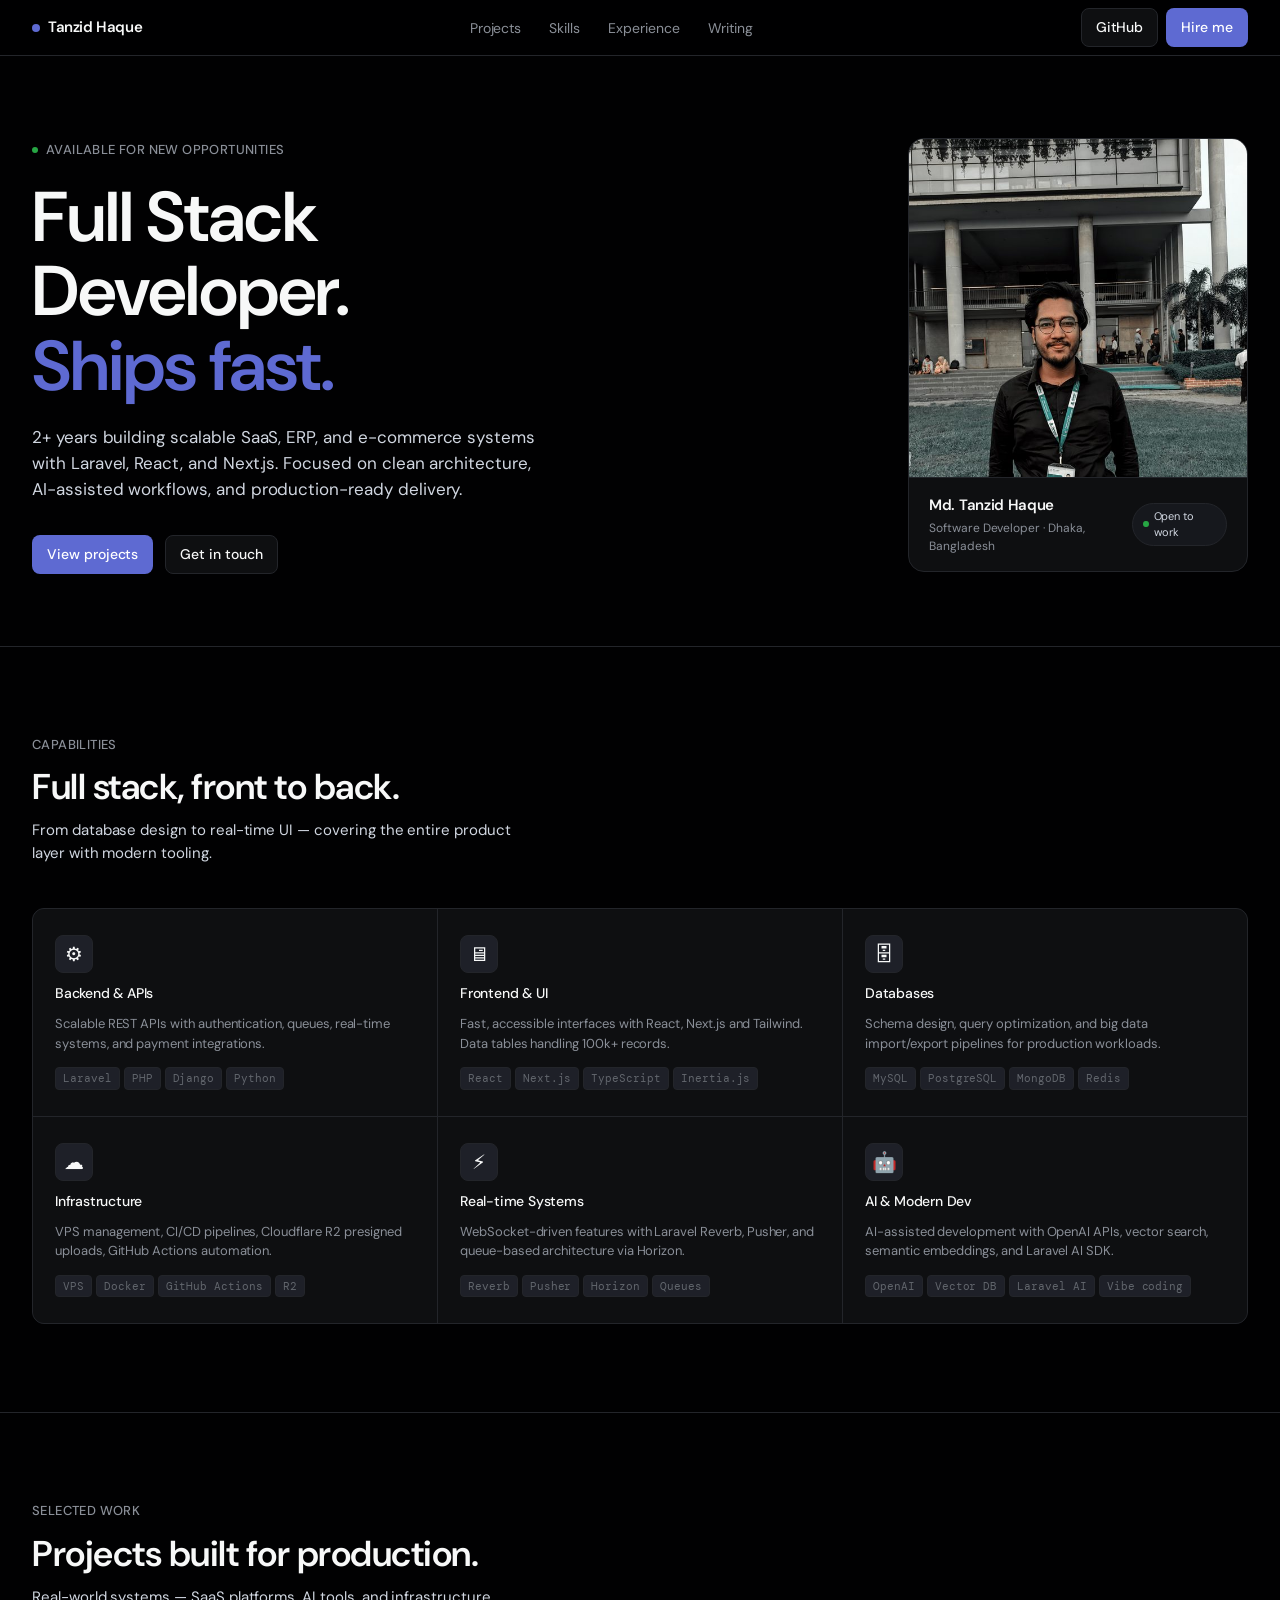
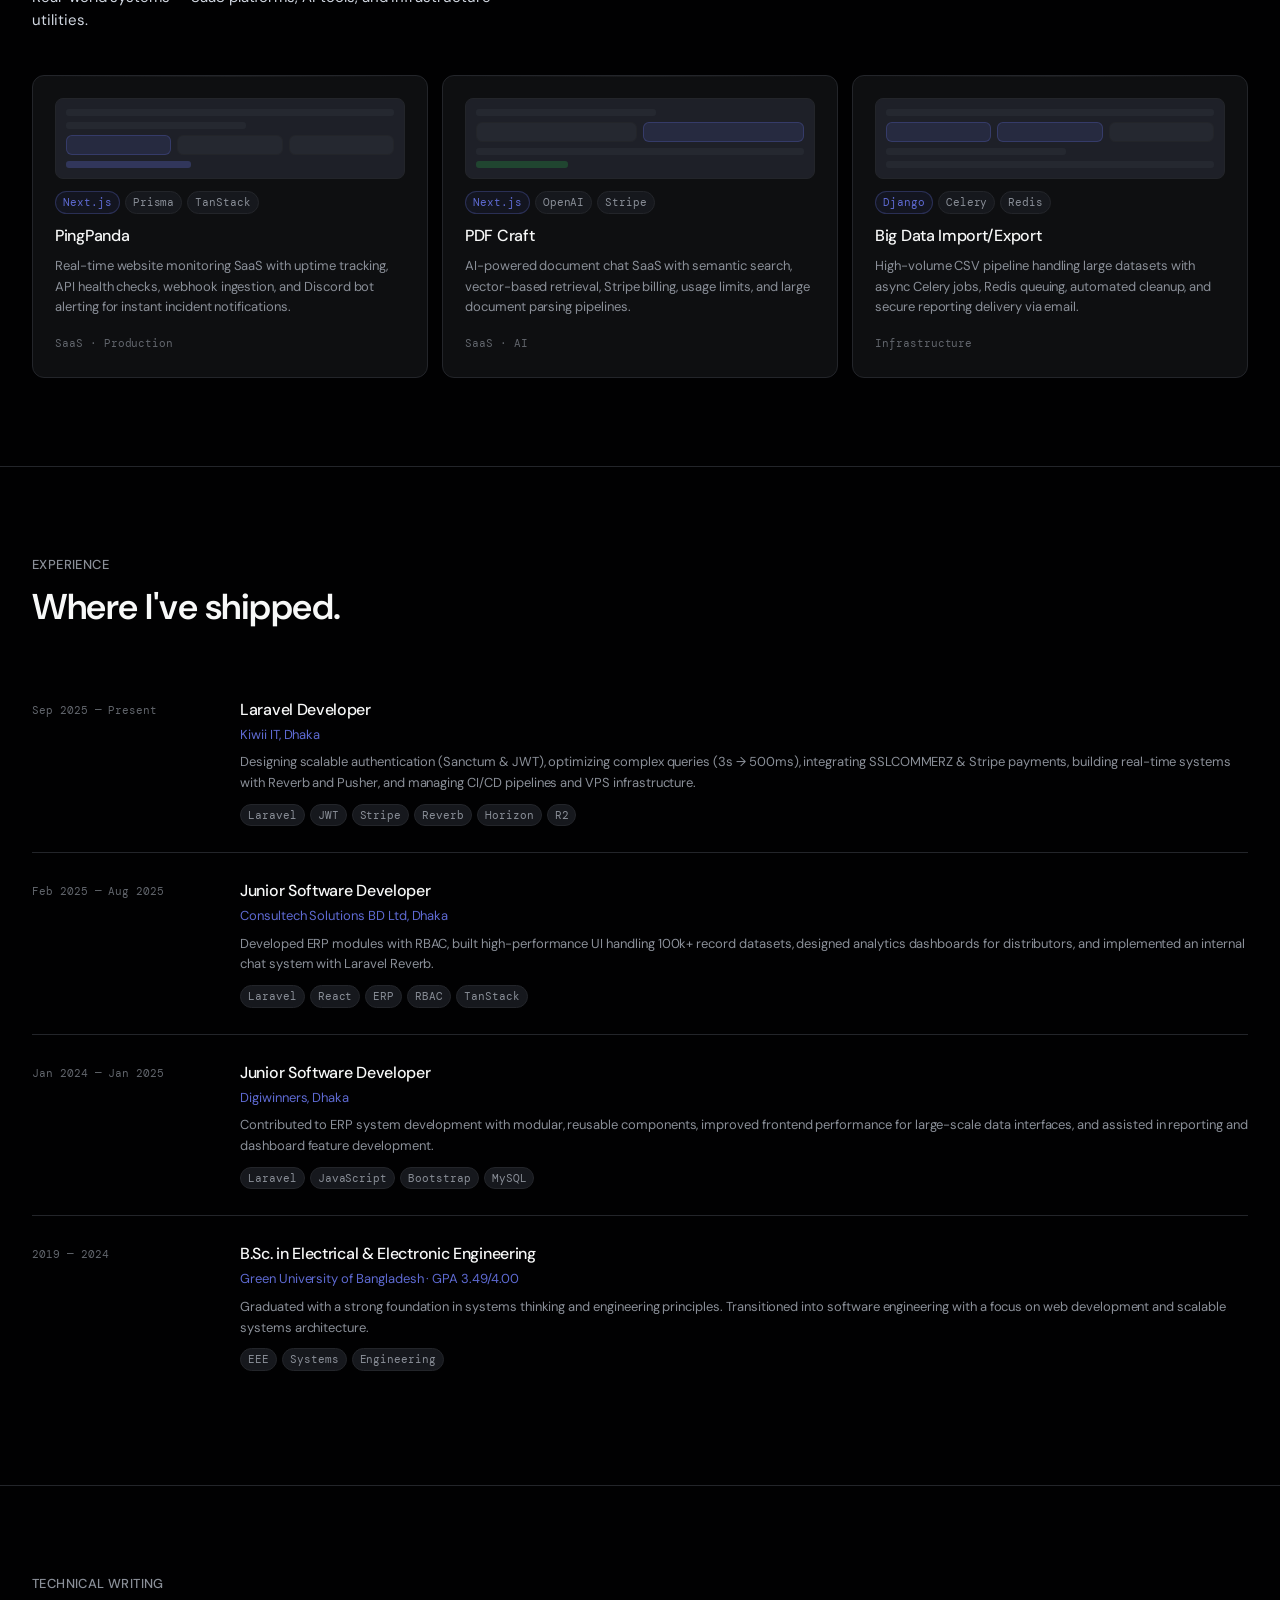
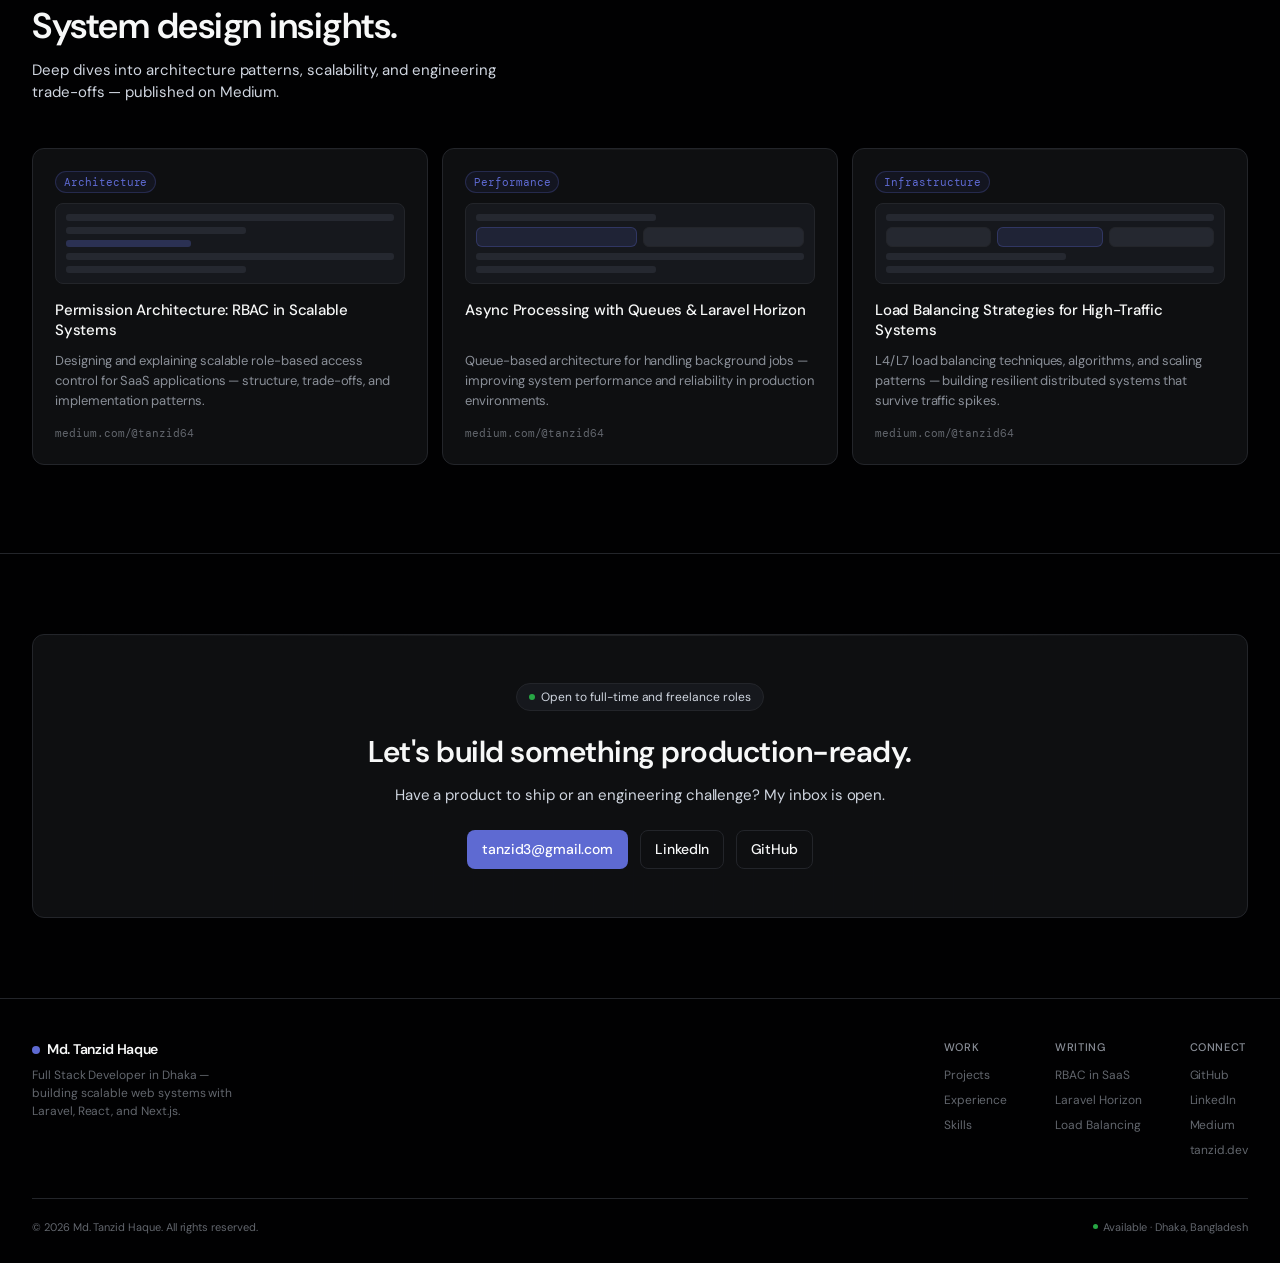
<file: tanzid_portfolio.html>
<!DOCTYPE html>
<html lang="en">
<head>
  <meta charset="UTF-8" />
  <meta name="viewport" content="width=device-width, initial-scale=1.0" />
  <title>Md. Tanzid Haque — Software Developer</title>
  <link rel="preconnect" href="https://fonts.googleapis.com" />
  <link rel="preconnect" href="https://fonts.gstatic.com" crossorigin />
  <link href="https://fonts.googleapis.com/css2?family=DM+Sans:ital,opsz,wght@0,9..40,300;0,9..40,400;0,9..40,500;0,9..40,600;0,9..40,700;1,9..40,400&family=DM+Mono:wght@400;500&display=swap" rel="stylesheet" />
  <style>
    :root {
      --canvas:        #010102;
      --surface-1:     #0e0f11;
      --surface-2:     #16181d;
      --surface-3:     #1e2028;
      --surface-4:     #252830;
      --hairline:      #23252a;
      --hairline-strong: #2e3038;
      --primary:       #5e6ad2;
      --primary-hover: #828fff;
      --ink:           #f7f8f8;
      --ink-muted:     #d0d6e0;
      --ink-subtle:    #8a8f98;
      --ink-tertiary:  #62666d;
      --success:       #27a644;
      --font-display: "DM Sans", "SF Pro Display", -apple-system, system-ui, sans-serif;
      --font-mono:    "DM Mono", "SF Mono", ui-monospace, monospace;
    }
    *, *::before, *::after { box-sizing: border-box; margin: 0; padding: 0; }
    html { scroll-behavior: smooth; }
    body {
      background: var(--canvas);
      color: var(--ink);
      font-family: var(--font-display);
      font-size: 16px;
      line-height: 1.5;
      letter-spacing: -0.05px;
      -webkit-font-smoothing: antialiased;
    }
    .container { max-width: 1280px; margin: 0 auto; padding: 0 32px; }
    @media (max-width: 768px) { .container { padding: 0 20px; } }

    /* Nav */
    .nav {
      position: sticky; top: 0; z-index: 100;
      height: 56px;
      background: rgba(1,1,2,0.9);
      backdrop-filter: blur(12px);
      border-bottom: 1px solid var(--hairline);
      display: flex; align-items: center;
    }
    .nav-inner {
      width: 100%; max-width: 1280px; margin: 0 auto; padding: 0 32px;
      display: flex; align-items: center; justify-content: space-between;
    }
    .nav-wordmark {
      font-size: 15px; font-weight: 600; letter-spacing: -0.4px;
      color: var(--ink); text-decoration: none;
      display: flex; align-items: center; gap: 8px;
    }
    .nav-dot { width: 8px; height: 8px; border-radius: 50%; background: var(--primary); display: inline-block; }
    .nav-links { display: flex; gap: 4px; list-style: none; }
    .nav-links a {
      color: var(--ink-subtle); text-decoration: none;
      font-size: 14px; padding: 6px 12px; border-radius: 8px;
      transition: color 0.15s, background 0.15s;
    }
    .nav-links a:hover { color: var(--ink); background: var(--surface-1); }
    .nav-cta { display: flex; gap: 8px; }
    .btn {
      display: inline-flex; align-items: center; gap: 6px;
      font-family: var(--font-display); font-size: 14px; font-weight: 500;
      padding: 8px 14px; border-radius: 8px; border: none; cursor: pointer;
      text-decoration: none; transition: background 0.15s, color 0.15s; white-space: nowrap;
    }
    .btn-secondary { background: var(--surface-1); color: var(--ink); border: 1px solid var(--hairline); }
    .btn-secondary:hover { background: var(--surface-2); }
    .btn-primary { background: var(--primary); color: #fff; border: 1px solid transparent; }
    .btn-primary:hover { background: var(--primary-hover); }
    @media (max-width: 768px) { .nav-links { display: none; } }

    /* Hero */
    .hero { padding: 80px 0 72px; border-bottom: 1px solid var(--hairline); }
    .hero-layout { display: grid; grid-template-columns: 1fr 340px; gap: 64px; align-items: center; }
    @media (max-width: 1024px) { .hero-layout { grid-template-columns: 1fr; } }
    .hero-eyebrow {
      display: inline-flex; align-items: center; gap: 8px;
      font-size: 13px; font-weight: 500; letter-spacing: 0.4px;
      color: var(--ink-subtle); text-transform: uppercase; margin-bottom: 20px;
    }
    .pulse-dot {
      width: 6px; height: 6px; border-radius: 50%; background: var(--success);
      animation: pulse 2s ease-in-out infinite;
    }
    @keyframes pulse { 0%, 100% { opacity: 1; } 50% { opacity: 0.35; } }
    .hero-headline {
      font-size: clamp(38px, 5.5vw, 72px);
      font-weight: 600; line-height: 1.06;
      letter-spacing: clamp(-1px, -0.04em, -2.8px);
      color: var(--ink); margin-bottom: 20px;
    }
    .hero-headline em { font-style: normal; color: var(--primary); }
    .hero-sub {
      font-size: 17px; color: var(--ink-muted);
      line-height: 1.55; max-width: 520px; margin-bottom: 32px;
    }
    .hero-actions { display: flex; gap: 12px; flex-wrap: wrap; }

    /* Photo card */
    .photo-card {
      background: var(--surface-1);
      border: 1px solid var(--hairline);
      border-radius: 16px;
      overflow: hidden;
      position: relative;
    }
    .photo-card::before {
      content: "";
      position: absolute; top: 0; left: 0; right: 0; height: 1px;
      background: linear-gradient(90deg, transparent, rgba(255,255,255,0.07), transparent);
    }
    .photo-card img {
      width: 100%; display: block;
      object-fit: cover; object-position: top center;
    }
    .photo-card-footer {
      padding: 16px 20px;
      display: flex; align-items: center; justify-content: space-between;
      border-top: 1px solid var(--hairline);
    }
    .photo-card-name { font-size: 15px; font-weight: 600; letter-spacing: -0.3px; }
    .photo-card-title { font-size: 12px; color: var(--ink-subtle); margin-top: 2px; }
    .status-pill {
      display: inline-flex; align-items: center; gap: 5px;
      background: var(--surface-2); border: 1px solid var(--hairline);
      border-radius: 9999px; padding: 4px 10px;
      font-size: 11px; color: var(--ink-muted);
    }

    /* Sections */
    section { padding: 88px 0; border-bottom: 1px solid var(--hairline); }
    .section-eyebrow {
      font-size: 13px; font-weight: 500; letter-spacing: 0.4px;
      color: var(--ink-subtle); text-transform: uppercase; margin-bottom: 12px;
    }
    .section-headline {
      font-size: clamp(26px, 2.8vw, 38px); font-weight: 600; line-height: 1.15;
      letter-spacing: clamp(-0.5px, -0.025em, -0.9px);
      color: var(--ink); margin-bottom: 12px;
    }
    .section-sub { font-size: 15px; color: var(--ink-muted); line-height: 1.5; max-width: 480px; }

    /* Skills grid */
    .skills-grid {
      display: grid; grid-template-columns: repeat(3, 1fr);
      gap: 1px; background: var(--hairline);
      border: 1px solid var(--hairline); border-radius: 12px; overflow: hidden; margin-top: 44px;
    }
    @media (max-width: 768px) { .skills-grid { grid-template-columns: 1fr; } }
    .skill-cell {
      background: var(--surface-1); padding: 26px 22px;
      display: flex; flex-direction: column; gap: 10px;
      transition: background 0.15s;
    }
    .skill-cell:hover { background: var(--surface-2); }
    .skill-icon {
      font-size: 20px; width: 38px; height: 38px;
      display: flex; align-items: center; justify-content: center;
      background: var(--surface-3); border-radius: 8px; border: 1px solid var(--hairline);
    }
    .skill-name { font-size: 14px; font-weight: 500; letter-spacing: -0.2px; color: var(--ink); }
    .skill-desc { font-size: 13px; color: var(--ink-subtle); line-height: 1.5; }
    .skill-stack { display: flex; gap: 4px; flex-wrap: wrap; margin-top: 4px; }
    .skill-stack span {
      font-family: var(--font-mono); font-size: 11px; color: var(--ink-tertiary);
      background: var(--surface-3); border: 1px solid var(--hairline);
      padding: 2px 7px; border-radius: 4px;
    }

    /* Projects */
    .projects-grid {
      display: grid; grid-template-columns: repeat(3, 1fr); gap: 14px; margin-top: 44px;
    }
    @media (max-width: 1024px) { .projects-grid { grid-template-columns: repeat(2, 1fr); } }
    @media (max-width: 640px)  { .projects-grid { grid-template-columns: 1fr; } }
    .project-card {
      background: var(--surface-1); border: 1px solid var(--hairline);
      border-radius: 12px; padding: 22px;
      display: flex; flex-direction: column; gap: 10px;
      position: relative; overflow: hidden; cursor: pointer;
      transition: border-color 0.2s, background 0.2s; text-decoration: none;
    }
    .project-card::before {
      content: ""; position: absolute; top: 0; left: 0; right: 0; height: 1px;
      background: linear-gradient(90deg, transparent, rgba(255,255,255,0.05), transparent);
    }
    .project-card:hover { background: var(--surface-2); border-color: var(--hairline-strong); }
    .project-card:hover .project-arrow { opacity: 1; transform: translate(0,0); }
    .tag-row { display: flex; gap: 5px; flex-wrap: wrap; margin-bottom: 2px; }
    .tag {
      font-family: var(--font-mono); font-size: 11px; font-weight: 400;
      padding: 2px 7px; border-radius: 9999px;
      border: 1px solid var(--hairline); color: var(--ink-subtle); background: var(--surface-2);
    }
    .tag.accent { color: var(--primary); border-color: rgba(94,106,210,0.3); background: rgba(94,106,210,0.08); }
    .project-title { font-size: 16px; font-weight: 500; letter-spacing: -0.3px; color: var(--ink); line-height: 1.3; }
    .project-desc { font-size: 13px; color: var(--ink-subtle); line-height: 1.55; flex: 1; }
    .project-meta { display: flex; align-items: center; justify-content: space-between; margin-top: 4px; }
    .project-stat { font-family: var(--font-mono); font-size: 11px; color: var(--ink-tertiary); }
    .project-arrow {
      font-size: 16px; color: var(--primary);
      opacity: 0; transform: translate(-4px, 4px);
      transition: opacity 0.2s, transform 0.2s;
    }
    .screen-mock {
      background: var(--surface-3); border: 1px solid var(--hairline); border-radius: 8px;
      padding: 10px; margin-bottom: 2px; display: flex; flex-direction: column; gap: 6px;
    }
    .sr { height: 7px; background: var(--surface-4); border-radius: 3px; }
    .sr.short { width: 55%; }
    .sr.accent { background: rgba(94,106,210,0.3); width: 38%; }
    .sr.success { background: rgba(39,166,68,0.28); width: 28%; }
    .sr-row { display: flex; gap: 6px; }
    .sc { height: 20px; border-radius: 6px; background: var(--surface-4); border: 1px solid var(--hairline); flex: 1; }
    .sc.accent { background: rgba(94,106,210,0.14); border-color: rgba(94,106,210,0.28); }

    /* Experience */
    .timeline { margin-top: 44px; }
    .timeline-item {
      display: grid; grid-template-columns: 180px 1fr; gap: 28px;
      padding: 26px 0; border-bottom: 1px solid var(--hairline);
    }
    .timeline-item:last-child { border-bottom: none; }
    @media (max-width: 768px) { .timeline-item { grid-template-columns: 1fr; gap: 6px; } }
    .timeline-date { font-family: var(--font-mono); font-size: 11px; color: var(--ink-tertiary); padding-top: 4px; }
    .timeline-role { font-size: 16px; font-weight: 500; letter-spacing: -0.3px; color: var(--ink); margin-bottom: 3px; }
    .timeline-company { font-size: 13px; color: var(--primary); margin-bottom: 8px; }
    .timeline-desc { font-size: 13px; color: var(--ink-subtle); line-height: 1.6; }
    .timeline-chips { display: flex; flex-wrap: wrap; gap: 5px; margin-top: 10px; }

    /* Writing */
    .writing-grid { display: grid; grid-template-columns: repeat(3, 1fr); gap: 14px; margin-top: 44px; }
    @media (max-width: 1024px) { .writing-grid { grid-template-columns: repeat(2, 1fr); } }
    @media (max-width: 640px)  { .writing-grid { grid-template-columns: 1fr; } }
    .writing-card {
      background: var(--surface-1); border: 1px solid var(--hairline);
      border-radius: 12px; padding: 22px;
      display: flex; flex-direction: column; gap: 10px;
      text-decoration: none; position: relative; overflow: hidden;
      transition: background 0.2s, border-color 0.2s;
    }
    .writing-card::before {
      content: ""; position: absolute; top: 0; left: 0; right: 0; height: 1px;
      background: linear-gradient(90deg, transparent, rgba(255,255,255,0.05), transparent);
    }
    .writing-card:hover { background: var(--surface-2); border-color: var(--hairline-strong); }
    .writing-card:hover .writing-arrow { opacity: 1; transform: translate(0,0); }
    .writing-meta-row { display: flex; align-items: center; justify-content: space-between; }
    .writing-cat {
      font-family: var(--font-mono); font-size: 11px; color: var(--primary);
      background: rgba(94,106,210,0.08); border: 1px solid rgba(94,106,210,0.25);
      padding: 2px 8px; border-radius: 9999px;
    }
    .writing-arrow {
      font-size: 15px; color: var(--primary);
      opacity: 0; transform: translate(-4px, 4px);
      transition: opacity 0.2s, transform 0.2s;
    }
    .writing-title { font-size: 15px; font-weight: 500; letter-spacing: -0.25px; color: var(--ink); line-height: 1.35; flex: 1; }
    .writing-desc { font-size: 13px; color: var(--ink-subtle); line-height: 1.55; }
    .writing-platform { font-family: var(--font-mono); font-size: 11px; color: var(--ink-tertiary); margin-top: 4px; }

    /* CTA */
    .cta-wrap { padding: 80px 0; }
    .cta-banner {
      background: var(--surface-1); border: 1px solid var(--hairline);
      border-radius: 12px; padding: 48px; text-align: center; position: relative; overflow: hidden;
    }
    .cta-banner::before {
      content: ""; position: absolute; top: 0; left: 0; right: 0; height: 1px;
      background: linear-gradient(90deg, transparent, rgba(255,255,255,0.08), transparent);
    }
    .cta-grid {
      position: absolute; inset: 0; opacity: 0.025;
      background-image: linear-gradient(var(--hairline-strong) 1px, transparent 1px),
        linear-gradient(90deg, var(--hairline-strong) 1px, transparent 1px);
      background-size: 40px 40px;
    }
    .cta-headline { font-size: clamp(20px, 2.5vw, 30px); font-weight: 600; letter-spacing: -0.5px; color: var(--ink); margin-bottom: 10px; position: relative; }
    .cta-sub { font-size: 15px; color: var(--ink-muted); margin-bottom: 24px; position: relative; }
    .cta-actions { display: flex; gap: 12px; justify-content: center; position: relative; flex-wrap: wrap; }
    .cta-avail {
      display: inline-flex; align-items: center; gap: 6px;
      background: var(--surface-2); border: 1px solid var(--hairline);
      border-radius: 9999px; padding: 4px 12px;
      font-size: 12px; color: var(--ink-muted); margin-bottom: 18px;
      position: relative;
    }
    .green-dot { width: 6px; height: 6px; border-radius: 50%; background: var(--success); }

    /* Footer */
    footer { border-top: 1px solid var(--hairline); padding: 40px 0 28px; }
    .footer-inner {
      display: grid; grid-template-columns: 1fr repeat(3, auto); gap: 48px;
      align-items: start; margin-bottom: 32px;
    }
    @media (max-width: 768px) { .footer-inner { grid-template-columns: 1fr 1fr; } }
    .footer-brand-name { font-size: 14px; font-weight: 600; letter-spacing: -0.3px; color: var(--ink); margin-bottom: 6px; display: flex; align-items: center; gap: 7px; }
    .footer-tagline { font-size: 12px; color: var(--ink-tertiary); line-height: 1.5; max-width: 220px; }
    .footer-col-title { font-size: 11px; font-weight: 500; color: var(--ink-subtle); text-transform: uppercase; letter-spacing: 0.6px; margin-bottom: 10px; }
    .footer-col a { display: block; font-size: 12px; color: var(--ink-tertiary); text-decoration: none; margin-bottom: 7px; transition: color 0.15s; }
    .footer-col a:hover { color: var(--ink-muted); }
    .footer-bottom { display: flex; justify-content: space-between; align-items: center; padding-top: 20px; border-top: 1px solid var(--hairline); }
    .footer-copy { font-size: 11px; color: var(--ink-tertiary); }
    .footer-status { display: inline-flex; align-items: center; gap: 5px; font-size: 11px; color: var(--ink-tertiary); }

    /* Reveal */
    .reveal { opacity: 0; transform: translateY(14px); transition: opacity 0.5s ease, transform 0.5s ease; }
    .reveal.visible { opacity: 1; transform: none; }
    .reveal-delay-1 { transition-delay: 0.06s; }
    .reveal-delay-2 { transition-delay: 0.13s; }
    .reveal-delay-3 { transition-delay: 0.20s; }
    .reveal-delay-4 { transition-delay: 0.27s; }
  </style>
</head>
<body>

<!-- Nav -->
<nav class="nav">
  <div class="nav-inner">
    <a href="#" class="nav-wordmark">
      <span class="nav-dot"></span>
      Tanzid Haque
    </a>
    <ul class="nav-links">
      <li><a href="#projects">Projects</a></li>
      <li><a href="#skills">Skills</a></li>
      <li><a href="#experience">Experience</a></li>
      <li><a href="#writing">Writing</a></li>
    </ul>
    <div class="nav-cta">
      <a href="https://github.com/tanzid64" target="_blank" class="btn btn-secondary">GitHub</a>
      <a href="mailto:tanzid3@gmail.com" class="btn btn-primary">Hire me</a>
    </div>
  </div>
</nav>

<!-- Hero -->
<section class="hero">
  <div class="container">
    <div class="hero-layout">
      <div>
        <div class="hero-eyebrow reveal">
          <span class="pulse-dot"></span>
          Available for new opportunities
        </div>
        <h1 class="hero-headline reveal reveal-delay-1">
          Full Stack<br>
          Developer.<br>
          <em>Ships fast.</em>
        </h1>
        <p class="hero-sub reveal reveal-delay-2">
          2+ years building scalable SaaS, ERP, and e-commerce systems with Laravel, React, and Next.js. Focused on clean architecture, AI-assisted workflows, and production-ready delivery.
        </p>
        <div class="hero-actions reveal reveal-delay-3">
          <a href="#projects" class="btn btn-primary">View projects</a>
          <a href="mailto:tanzid3@gmail.com" class="btn btn-secondary">Get in touch</a>
        </div>
      </div>
      <div class="reveal reveal-delay-4">
        <div class="photo-card">
          <img src="[data-uri]" alt="Md. Tanzid Haque" />
          <div class="photo-card-footer">
            <div>
              <div class="photo-card-name">Md. Tanzid Haque</div>
              <div class="photo-card-title">Software Developer · Dhaka, Bangladesh</div>
            </div>
            <span class="status-pill">
              <span class="green-dot"></span>
              Open to work
            </span>
          </div>
        </div>
      </div>
    </div>
  </div>
</section>

<!-- Skills -->
<section id="skills">
  <div class="container">
    <p class="section-eyebrow reveal">Capabilities</p>
    <h2 class="section-headline reveal reveal-delay-1">Full stack, front to back.</h2>
    <p class="section-sub reveal reveal-delay-2">From database design to real-time UI — covering the entire product layer with modern tooling.</p>
    <div class="skills-grid reveal reveal-delay-3">
      <div class="skill-cell">
        <div class="skill-icon">⚙️</div>
        <div class="skill-name">Backend & APIs</div>
        <p class="skill-desc">Scalable REST APIs with authentication, queues, real-time systems, and payment integrations.</p>
        <div class="skill-stack">
          <span>Laravel</span><span>PHP</span><span>Django</span><span>Python</span>
        </div>
      </div>
      <div class="skill-cell">
        <div class="skill-icon">🖥</div>
        <div class="skill-name">Frontend & UI</div>
        <p class="skill-desc">Fast, accessible interfaces with React, Next.js and Tailwind. Data tables handling 100k+ records.</p>
        <div class="skill-stack">
          <span>React</span><span>Next.js</span><span>TypeScript</span><span>Inertia.js</span>
        </div>
      </div>
      <div class="skill-cell">
        <div class="skill-icon">🗄</div>
        <div class="skill-name">Databases</div>
        <p class="skill-desc">Schema design, query optimization, and big data import/export pipelines for production workloads.</p>
        <div class="skill-stack">
          <span>MySQL</span><span>PostgreSQL</span><span>MongoDB</span><span>Redis</span>
        </div>
      </div>
      <div class="skill-cell">
        <div class="skill-icon">☁️</div>
        <div class="skill-name">Infrastructure</div>
        <p class="skill-desc">VPS management, CI/CD pipelines, Cloudflare R2 presigned uploads, GitHub Actions automation.</p>
        <div class="skill-stack">
          <span>VPS</span><span>Docker</span><span>GitHub Actions</span><span>R2</span>
        </div>
      </div>
      <div class="skill-cell">
        <div class="skill-icon">⚡</div>
        <div class="skill-name">Real-time Systems</div>
        <p class="skill-desc">WebSocket-driven features with Laravel Reverb, Pusher, and queue-based architecture via Horizon.</p>
        <div class="skill-stack">
          <span>Reverb</span><span>Pusher</span><span>Horizon</span><span>Queues</span>
        </div>
      </div>
      <div class="skill-cell">
        <div class="skill-icon">🤖</div>
        <div class="skill-name">AI & Modern Dev</div>
        <p class="skill-desc">AI-assisted development with OpenAI APIs, vector search, semantic embeddings, and Laravel AI SDK.</p>
        <div class="skill-stack">
          <span>OpenAI</span><span>Vector DB</span><span>Laravel AI</span><span>Vibe coding</span>
        </div>
      </div>
    </div>
  </div>
</section>

<!-- Projects -->
<section id="projects">
  <div class="container">
    <p class="section-eyebrow reveal">Selected Work</p>
    <h2 class="section-headline reveal reveal-delay-1">Projects built for production.</h2>
    <p class="section-sub reveal reveal-delay-2">Real-world systems — SaaS platforms, AI tools, and infrastructure utilities.</p>
    <div class="projects-grid">

      <a href="https://github.com/tanzid64" target="_blank" class="project-card reveal">
        <div class="screen-mock">
          <div class="sr"></div>
          <div class="sr short"></div>
          <div class="sr-row"><div class="sc accent"></div><div class="sc"></div><div class="sc"></div></div>
          <div class="sr accent"></div>
        </div>
        <div class="tag-row"><span class="tag accent">Next.js</span><span class="tag">Prisma</span><span class="tag">TanStack</span></div>
        <div class="project-title">PingPanda</div>
        <p class="project-desc">Real-time website monitoring SaaS with uptime tracking, API health checks, webhook ingestion, and Discord bot alerting for instant incident notifications.</p>
        <div class="project-meta"><span class="project-stat">SaaS · Production</span><span class="project-arrow">↗</span></div>
      </a>

      <a href="https://github.com/tanzid64" target="_blank" class="project-card reveal reveal-delay-1">
        <div class="screen-mock">
          <div class="sr short"></div>
          <div class="sr-row"><div class="sc"></div><div class="sc accent"></div></div>
          <div class="sr"></div>
          <div class="sr success"></div>
        </div>
        <div class="tag-row"><span class="tag accent">Next.js</span><span class="tag">OpenAI</span><span class="tag">Stripe</span></div>
        <div class="project-title">PDF Craft</div>
        <p class="project-desc">AI-powered document chat SaaS with semantic search, vector-based retrieval, Stripe billing, usage limits, and large document parsing pipelines.</p>
        <div class="project-meta"><span class="project-stat">SaaS · AI</span><span class="project-arrow">↗</span></div>
      </a>

      <a href="https://github.com/tanzid64" target="_blank" class="project-card reveal reveal-delay-2">
        <div class="screen-mock">
          <div class="sr"></div>
          <div class="sr-row"><div class="sc accent"></div><div class="sc accent"></div><div class="sc"></div></div>
          <div class="sr short"></div>
          <div class="sr"></div>
        </div>
        <div class="tag-row"><span class="tag accent">Django</span><span class="tag">Celery</span><span class="tag">Redis</span></div>
        <div class="project-title">Big Data Import/Export</div>
        <p class="project-desc">High-volume CSV pipeline handling large datasets with async Celery jobs, Redis queuing, automated cleanup, and secure reporting delivery via email.</p>
        <div class="project-meta"><span class="project-stat">Infrastructure</span><span class="project-arrow">↗</span></div>
      </a>

    </div>
  </div>
</section>

<!-- Experience -->
<section id="experience">
  <div class="container">
    <p class="section-eyebrow reveal">Experience</p>
    <h2 class="section-headline reveal reveal-delay-1">Where I've shipped.</h2>
    <div class="timeline">

      <div class="timeline-item reveal">
        <div class="timeline-date">Sep 2025 — Present</div>
        <div>
          <div class="timeline-role">Laravel Developer</div>
          <div class="timeline-company">Kiwii IT, Dhaka</div>
          <p class="timeline-desc">Designing scalable authentication (Sanctum & JWT), optimizing complex queries (3s → 500ms), integrating SSLCOMMERZ & Stripe payments, building real-time systems with Reverb and Pusher, and managing CI/CD pipelines and VPS infrastructure.</p>
          <div class="timeline-chips">
            <span class="tag">Laravel</span><span class="tag">JWT</span><span class="tag">Stripe</span><span class="tag">Reverb</span><span class="tag">Horizon</span><span class="tag">R2</span>
          </div>
        </div>
      </div>

      <div class="timeline-item reveal reveal-delay-1">
        <div class="timeline-date">Feb 2025 — Aug 2025</div>
        <div>
          <div class="timeline-role">Junior Software Developer</div>
          <div class="timeline-company">Consultech Solutions BD Ltd, Dhaka</div>
          <p class="timeline-desc">Developed ERP modules with RBAC, built high-performance UI handling 100k+ record datasets, designed analytics dashboards for distributors, and implemented an internal chat system with Laravel Reverb.</p>
          <div class="timeline-chips">
            <span class="tag">Laravel</span><span class="tag">React</span><span class="tag">ERP</span><span class="tag">RBAC</span><span class="tag">TanStack</span>
          </div>
        </div>
      </div>

      <div class="timeline-item reveal reveal-delay-2">
        <div class="timeline-date">Jan 2024 — Jan 2025</div>
        <div>
          <div class="timeline-role">Junior Software Developer</div>
          <div class="timeline-company">Digiwinners, Dhaka</div>
          <p class="timeline-desc">Contributed to ERP system development with modular, reusable components, improved frontend performance for large-scale data interfaces, and assisted in reporting and dashboard feature development.</p>
          <div class="timeline-chips">
            <span class="tag">Laravel</span><span class="tag">JavaScript</span><span class="tag">Bootstrap</span><span class="tag">MySQL</span>
          </div>
        </div>
      </div>

      <div class="timeline-item reveal reveal-delay-3">
        <div class="timeline-date">2019 — 2024</div>
        <div>
          <div class="timeline-role">B.Sc. in Electrical & Electronic Engineering</div>
          <div class="timeline-company">Green University of Bangladesh · GPA 3.49/4.00</div>
          <p class="timeline-desc">Graduated with a strong foundation in systems thinking and engineering principles. Transitioned into software engineering with a focus on web development and scalable systems architecture.</p>
          <div class="timeline-chips">
            <span class="tag">EEE</span><span class="tag">Systems</span><span class="tag">Engineering</span>
          </div>
        </div>
      </div>

    </div>
  </div>
</section>

<!-- Writing -->
<section id="writing">
  <div class="container">
    <p class="section-eyebrow reveal">Technical Writing</p>
    <h2 class="section-headline reveal reveal-delay-1">System design insights.</h2>
    <p class="section-sub reveal reveal-delay-2">Deep dives into architecture patterns, scalability, and engineering trade-offs — published on Medium.</p>
    <div class="writing-grid">

      <a href="https://medium.com/@tanzid64" target="_blank" class="writing-card reveal">
        <div class="writing-meta-row">
          <span class="writing-cat">Architecture</span>
          <span class="writing-arrow">↗</span>
        </div>
        <div class="screen-mock" style="background: var(--surface-2); margin-bottom: 6px;">
          <div class="sr"></div>
          <div class="sr short"></div>
          <div class="sr accent"></div>
          <div class="sr"></div>
          <div class="sr short"></div>
        </div>
        <div class="writing-title">Permission Architecture: RBAC in Scalable Systems</div>
        <p class="writing-desc">Designing and explaining scalable role-based access control for SaaS applications — structure, trade-offs, and implementation patterns.</p>
        <div class="writing-platform">medium.com/@tanzid64</div>
      </a>

      <a href="https://medium.com/@tanzid64" target="_blank" class="writing-card reveal reveal-delay-1">
        <div class="writing-meta-row">
          <span class="writing-cat">Performance</span>
          <span class="writing-arrow">↗</span>
        </div>
        <div class="screen-mock" style="background: var(--surface-2); margin-bottom: 6px;">
          <div class="sr short"></div>
          <div class="sr-row"><div class="sc accent"></div><div class="sc"></div></div>
          <div class="sr"></div>
          <div class="sr short"></div>
        </div>
        <div class="writing-title">Async Processing with Queues & Laravel Horizon</div>
        <p class="writing-desc">Queue-based architecture for handling background jobs — improving system performance and reliability in production environments.</p>
        <div class="writing-platform">medium.com/@tanzid64</div>
      </a>

      <a href="https://medium.com/@tanzid64" target="_blank" class="writing-card reveal reveal-delay-2">
        <div class="writing-meta-row">
          <span class="writing-cat">Infrastructure</span>
          <span class="writing-arrow">↗</span>
        </div>
        <div class="screen-mock" style="background: var(--surface-2); margin-bottom: 6px;">
          <div class="sr"></div>
          <div class="sr-row"><div class="sc"></div><div class="sc accent"></div><div class="sc"></div></div>
          <div class="sr short"></div>
          <div class="sr"></div>
        </div>
        <div class="writing-title">Load Balancing Strategies for High-Traffic Systems</div>
        <p class="writing-desc">L4/L7 load balancing techniques, algorithms, and scaling patterns — building resilient distributed systems that survive traffic spikes.</p>
        <div class="writing-platform">medium.com/@tanzid64</div>
      </a>

    </div>
  </div>
</section>

<!-- CTA -->
<div class="cta-wrap">
  <div class="container">
    <div class="cta-banner reveal">
      <div class="cta-grid"></div>
      <div class="cta-avail">
        <span class="green-dot"></span>
        Open to full-time and freelance roles
      </div>
      <h2 class="cta-headline">Let's build something production-ready.</h2>
      <p class="cta-sub">Have a product to ship or an engineering challenge? My inbox is open.</p>
      <div class="cta-actions">
        <a href="mailto:tanzid3@gmail.com" class="btn btn-primary">tanzid3@gmail.com</a>
        <a href="https://linkedin.com/in/tanzid64" target="_blank" class="btn btn-secondary">LinkedIn</a>
        <a href="https://github.com/tanzid64" target="_blank" class="btn btn-secondary">GitHub</a>
      </div>
    </div>
  </div>
</div>

<!-- Footer -->
<footer>
  <div class="container">
    <div class="footer-inner">
      <div>
        <div class="footer-brand-name">
          <span class="nav-dot"></span>
          Md. Tanzid Haque
        </div>
        <p class="footer-tagline">Full Stack Developer in Dhaka — building scalable web systems with Laravel, React, and Next.js.</p>
      </div>
      <div class="footer-col">
        <div class="footer-col-title">Work</div>
        <a href="#projects">Projects</a>
        <a href="#experience">Experience</a>
        <a href="#skills">Skills</a>
      </div>
      <div class="footer-col">
        <div class="footer-col-title">Writing</div>
        <a href="https://medium.com/@tanzid64" target="_blank">RBAC in SaaS</a>
        <a href="https://medium.com/@tanzid64" target="_blank">Laravel Horizon</a>
        <a href="https://medium.com/@tanzid64" target="_blank">Load Balancing</a>
      </div>
      <div class="footer-col">
        <div class="footer-col-title">Connect</div>
        <a href="https://github.com/tanzid64" target="_blank">GitHub</a>
        <a href="https://linkedin.com/in/tanzid64" target="_blank">LinkedIn</a>
        <a href="https://medium.com/@tanzid64" target="_blank">Medium</a>
        <a href="https://tanzid.dev" target="_blank">tanzid.dev</a>
      </div>
    </div>
    <div class="footer-bottom">
      <span class="footer-copy">© 2026 Md. Tanzid Haque. All rights reserved.</span>
      <span class="footer-status">
        <span class="green-dot" style="width:5px;height:5px;"></span>
        Available · Dhaka, Bangladesh
      </span>
    </div>
  </div>
</footer>

<script>
  const observer = new IntersectionObserver((entries) => {
    entries.forEach(e => { if (e.isIntersecting) e.target.classList.add("visible"); });
  }, { threshold: 0.07, rootMargin: "0px 0px -36px 0px" });
  document.querySelectorAll(".reveal").forEach(el => observer.observe(el));
  setTimeout(() => {
    document.querySelectorAll(".reveal").forEach(el => {
      if (el.getBoundingClientRect().top < window.innerHeight) el.classList.add("visible");
    });
  }, 50);
</script>
</body>
</html>
</file>
